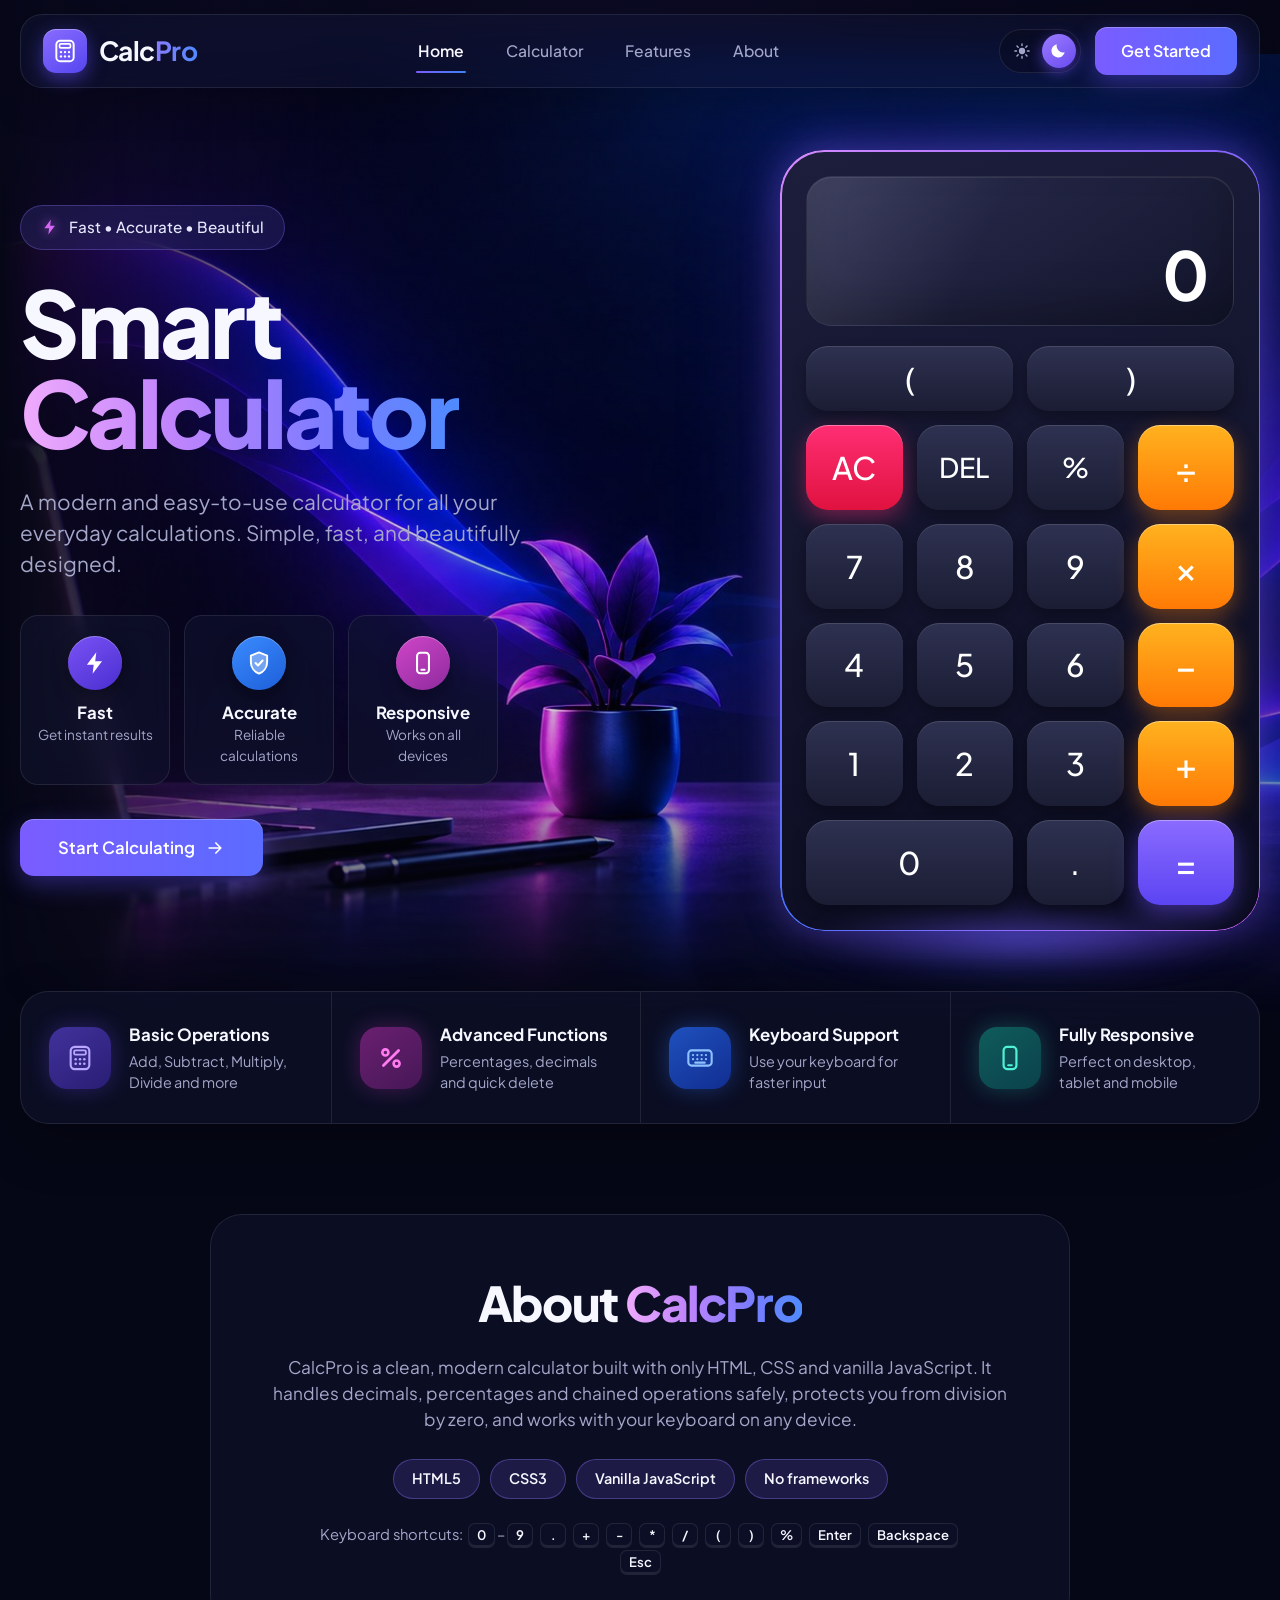
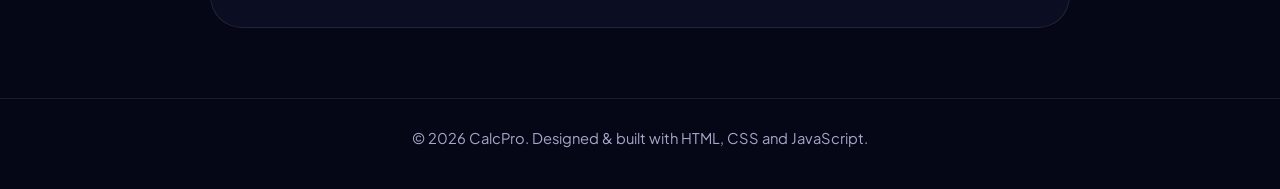
<file: index.html>
<!DOCTYPE html>
<html lang="en" data-theme="dark">
<head>
  <meta charset="UTF-8">
  <meta name="viewport" content="width=device-width, initial-scale=1.0">
  <title>CalcPro – Smart Calculator</title>
  <meta name="description" content="CalcPro is a modern, fast and beautifully designed calculator for all your everyday calculations.">
  <meta name="theme-color" content="#060716">
  <link rel="icon" href="data:image/svg+xml,%3Csvg xmlns='http://www.w3.org/2000/svg' viewBox='0 0 64 64'%3E%3Crect width='64' height='64' rx='16' fill='%237c5cff'/%3E%3Crect x='14' y='12' width='36' height='12' rx='3' fill='white' opacity='.9'/%3E%3Cg fill='white'%3E%3Ccircle cx='20' cy='36' r='3'/%3E%3Ccircle cx='32' cy='36' r='3'/%3E%3Ccircle cx='44' cy='36' r='3'/%3E%3Ccircle cx='20' cy='48' r='3'/%3E%3Ccircle cx='32' cy='48' r='3'/%3E%3Ccircle cx='44' cy='48' r='3'/%3E%3C/g%3E%3C/svg%3E">

  <link rel="preconnect" href="https://fonts.googleapis.com">
  <link rel="preconnect" href="https://fonts.gstatic.com" crossorigin>
  <link href="https://fonts.googleapis.com/css2?family=Plus+Jakarta+Sans:wght@400;500;600;700;800&display=swap" rel="stylesheet">

  <link rel="stylesheet" href="style.css">
  <script src="script.js" defer></script>
</head>
<body>

  <!-- ============ SVG ICON SPRITE (reused with <use>) ============ -->
  <svg class="sprite" aria-hidden="true" focusable="false">
    <symbol id="i-calc" viewBox="0 0 24 24"><rect x="4" y="2.5" width="16" height="19" rx="3.5" fill="none" stroke="currentColor" stroke-width="1.8"/><rect x="7" y="5.5" width="10" height="3.6" rx="1" fill="none" stroke="currentColor" stroke-width="1.6"/><g fill="currentColor"><circle cx="8.3" cy="13" r="1.1"/><circle cx="12" cy="13" r="1.1"/><circle cx="15.7" cy="13" r="1.1"/><circle cx="8.3" cy="17" r="1.1"/><circle cx="12" cy="17" r="1.1"/><circle cx="15.7" cy="17" r="1.1"/></g></symbol>
    <symbol id="i-bolt" viewBox="0 0 24 24"><path d="M13.2 2 4.5 13.6h6.3L9.8 22l8.7-11.6h-6.3L13.2 2z" fill="currentColor"/></symbol>
    <symbol id="i-shield" viewBox="0 0 24 24"><path d="M12 2.2 4.5 5.2v6c0 4.8 3.2 8.9 7.5 10.6 4.3-1.7 7.5-5.8 7.5-10.6v-6L12 2.2z" fill="currentColor" opacity=".35"/><path d="M12 2.2 4.5 5.2v6c0 4.8 3.2 8.9 7.5 10.6 4.3-1.7 7.5-5.8 7.5-10.6v-6L12 2.2z" fill="none" stroke="currentColor" stroke-width="1.8" stroke-linejoin="round"/><path d="m8.8 12 2.3 2.3 4.2-4.6" fill="none" stroke="#fff" stroke-width="1.9" stroke-linecap="round" stroke-linejoin="round"/></symbol>
    <symbol id="i-phone" viewBox="0 0 24 24"><rect x="6.5" y="2.5" width="11" height="19" rx="3" fill="none" stroke="currentColor" stroke-width="1.9"/><path d="M10.5 18.2h3" stroke="currentColor" stroke-width="1.9" stroke-linecap="round"/></symbol>
    <symbol id="i-percent" viewBox="0 0 24 24"><path d="M18.5 5.5 5.5 18.5" stroke="currentColor" stroke-width="2.4" stroke-linecap="round"/><circle cx="7.2" cy="7.2" r="2.6" fill="none" stroke="currentColor" stroke-width="2.2"/><circle cx="16.8" cy="16.8" r="2.6" fill="none" stroke="currentColor" stroke-width="2.2"/></symbol>
    <symbol id="i-keyboard" viewBox="0 0 24 24"><rect x="2" y="5.5" width="20" height="13" rx="2.8" fill="none" stroke="currentColor" stroke-width="1.8"/><path d="M6 9.5h.01M9.7 9.5h.01M13.4 9.5h.01M17.1 9.5h.01M6 13h.01M9.7 13h.01M13.4 13h.01M17.1 13h.01M8 16h8" stroke="currentColor" stroke-width="1.9" stroke-linecap="round"/></symbol>
    <symbol id="i-sun" viewBox="0 0 24 24"><circle cx="12" cy="12" r="4.2" fill="currentColor"/><path d="M12 2.5v2.2M12 19.3v2.2M2.5 12h2.2M19.3 12h2.2M5.3 5.3l1.6 1.6M17.1 17.1l1.6 1.6M5.3 18.7l1.6-1.6M17.1 6.9l1.6-1.6" stroke="currentColor" stroke-width="1.9" stroke-linecap="round"/></symbol>
    <symbol id="i-moon" viewBox="0 0 24 24"><path d="M20.5 13.6A8.5 8.5 0 0 1 10.4 3.5a8.5 8.5 0 1 0 10.1 10.1z" fill="currentColor"/></symbol>
    <symbol id="i-menu" viewBox="0 0 24 24"><path d="M4 7h16M4 12h16M4 17h16" stroke="currentColor" stroke-width="2" stroke-linecap="round"/></symbol>
    <symbol id="i-arrow" viewBox="0 0 24 24"><path d="M5 12h14M13 6l6 6-6 6" fill="none" stroke="currentColor" stroke-width="2" stroke-linecap="round" stroke-linejoin="round"/></symbol>
  </svg>

  <a class="skip-link" href="#calculator">Skip to calculator</a>

  <!-- ============ NAVBAR ============ -->
  <header class="site-header">
    <nav class="navbar container" aria-label="Main navigation">
      <a class="logo" href="#home" aria-label="CalcPro home">
        <span class="logo__mark"><svg width="26" height="26"><use href="#i-calc"/></svg></span>
        <span class="logo__text">Calc<span>Pro</span></span>
      </a>

      <ul class="nav-links" id="navLinks">
        <li><a href="#home" data-section="home" class="is-active">Home</a></li>
        <li><a href="#calculator" data-section="calculator">Calculator</a></li>
        <li><a href="#features" data-section="features">Features</a></li>
        <li><a href="#about" data-section="about">About</a></li>
        <li class="nav-links__cta"><a class="btn btn--primary" href="#calculator" data-focus-calculator>Get Started</a></li>
      </ul>

      <div class="nav-actions">
        <button class="theme-toggle" id="themeToggle" type="button" role="switch" aria-checked="true" aria-label="Dark mode">
          <span class="theme-toggle__thumb" aria-hidden="true"></span>
          <svg class="theme-toggle__icon theme-toggle__icon--sun" width="18" height="18" aria-hidden="true"><use href="#i-sun"/></svg>
          <svg class="theme-toggle__icon theme-toggle__icon--moon" width="18" height="18" aria-hidden="true"><use href="#i-moon"/></svg>
        </button>
        <a class="btn btn--primary nav-actions__cta" href="#calculator" data-focus-calculator>Get Started</a>
        <button class="menu-toggle" id="menuToggle" type="button" aria-label="Open menu" aria-expanded="false" aria-controls="navLinks">
          <svg width="24" height="24" aria-hidden="true"><use href="#i-menu"/></svg>
        </button>
      </div>
    </nav>
  </header>

  <main>

    <!-- ============ HERO + CALCULATOR ============ -->
    <section class="hero" id="home" aria-labelledby="hero-title">
      <div class="container hero__grid">

        <div class="hero__content">
          <p class="badge"><svg width="18" height="18" aria-hidden="true"><use href="#i-bolt"/></svg> Fast • Accurate • Beautiful</p>
          <h1 id="hero-title">Smart <span class="gradient-text">Calculator</span></h1>
          <p class="hero__text">A modern and easy-to-use calculator for all your everyday calculations. Simple, fast, and beautifully designed.</p>

          <ul class="mini-cards">
            <li class="mini-card">
              <span class="mini-card__icon mini-card__icon--purple"><svg width="26" height="26" aria-hidden="true"><use href="#i-bolt"/></svg></span>
              <h3>Fast</h3>
              <p>Get instant results</p>
            </li>
            <li class="mini-card">
              <span class="mini-card__icon mini-card__icon--blue"><svg width="26" height="26" aria-hidden="true"><use href="#i-shield"/></svg></span>
              <h3>Accurate</h3>
              <p>Reliable calculations</p>
            </li>
            <li class="mini-card">
              <span class="mini-card__icon mini-card__icon--pink"><svg width="26" height="26" aria-hidden="true"><use href="#i-phone"/></svg></span>
              <h3>Responsive</h3>
              <p>Works on all devices</p>
            </li>
          </ul>

          <a class="btn btn--primary btn--lg hero__cta" href="#calculator" data-focus-calculator>
            Start Calculating <svg width="20" height="20" aria-hidden="true"><use href="#i-arrow"/></svg>
          </a>
        </div>

        <!-- ---------- The calculator ---------- -->
        <section class="calculator-wrap" id="calculator" aria-label="Calculator">
          <div class="calculator" id="calc" tabindex="-1">

            <div class="display">
              <div class="display__expression" id="expression" aria-hidden="true"></div>
              <output class="display__result" id="result" aria-live="polite" aria-label="Result">0</output>
            </div>

            <div class="keypad" id="keypad">
              <button class="key key--fn key--paren" data-action="paren-open"  type="button" aria-label="Open parenthesis">(</button>
              <button class="key key--fn key--paren" data-action="paren-close" type="button" aria-label="Close parenthesis">)</button>

              <button class="key key--clear"    data-action="clear"    type="button" aria-label="All clear">AC</button>
              <button class="key key--fn"       data-action="delete"   type="button" aria-label="Delete last digit">DEL</button>
              <button class="key key--fn"       data-action="percent"  type="button" aria-label="Percent">%</button>
              <button class="key key--op"       data-action="operator" data-value="/" type="button" aria-label="Divide">÷</button>

              <button class="key" data-action="digit" data-value="7" type="button">7</button>
              <button class="key" data-action="digit" data-value="8" type="button">8</button>
              <button class="key" data-action="digit" data-value="9" type="button">9</button>
              <button class="key key--op" data-action="operator" data-value="*" type="button" aria-label="Multiply">×</button>

              <button class="key" data-action="digit" data-value="4" type="button">4</button>
              <button class="key" data-action="digit" data-value="5" type="button">5</button>
              <button class="key" data-action="digit" data-value="6" type="button">6</button>
              <button class="key key--op" data-action="operator" data-value="-" type="button" aria-label="Subtract">−</button>

              <button class="key" data-action="digit" data-value="1" type="button">1</button>
              <button class="key" data-action="digit" data-value="2" type="button">2</button>
              <button class="key" data-action="digit" data-value="3" type="button">3</button>
              <button class="key key--op" data-action="operator" data-value="+" type="button" aria-label="Add">+</button>

              <button class="key key--zero" data-action="digit" data-value="0" type="button">0</button>
              <button class="key" data-action="decimal" type="button" aria-label="Decimal point">.</button>
              <button class="key key--equals" data-action="equals" type="button" aria-label="Equals">=</button>
            </div>

          </div>
        </section>

      </div>
    </section>

    <!-- ============ FEATURES ============ -->
    <section class="features container" id="features" aria-labelledby="features-title">
      <h2 class="sr-only" id="features-title">Features</h2>
      <ul class="features__grid">
        <li class="feature reveal">
          <span class="feature__icon feature__icon--purple"><svg width="28" height="28" aria-hidden="true"><use href="#i-calc"/></svg></span>
          <div>
            <h3>Basic Operations</h3>
            <p>Add, Subtract, Multiply, Divide and more</p>
          </div>
        </li>
        <li class="feature reveal">
          <span class="feature__icon feature__icon--pink"><svg width="28" height="28" aria-hidden="true"><use href="#i-percent"/></svg></span>
          <div>
            <h3>Advanced Functions</h3>
            <p>Percentages, decimals and quick delete</p>
          </div>
        </li>
        <li class="feature reveal">
          <span class="feature__icon feature__icon--blue"><svg width="28" height="28" aria-hidden="true"><use href="#i-keyboard"/></svg></span>
          <div>
            <h3>Keyboard Support</h3>
            <p>Use your keyboard for faster input</p>
          </div>
        </li>
        <li class="feature reveal">
          <span class="feature__icon feature__icon--teal"><svg width="28" height="28" aria-hidden="true"><use href="#i-phone"/></svg></span>
          <div>
            <h3>Fully Responsive</h3>
            <p>Perfect on desktop, tablet and mobile</p>
          </div>
        </li>
      </ul>
    </section>

    <!-- ============ ABOUT ============ -->
    <section class="about container" id="about" aria-labelledby="about-title">
      <div class="about__card reveal">
        <h2 id="about-title">About <span class="gradient-text">CalcPro</span></h2>
        <p>CalcPro is a clean, modern calculator built with only HTML, CSS and vanilla JavaScript. It handles decimals, percentages and chained operations safely, protects you from division by zero, and works with your keyboard on any device.</p>
        <ul class="about__tags">
          <li>HTML5</li>
          <li>CSS3</li>
          <li>Vanilla JavaScript</li>
          <li>No frameworks</li>
        </ul>
        <p class="about__hint">Keyboard shortcuts: <kbd>0</kbd>–<kbd>9</kbd> <kbd>.</kbd> <kbd>+</kbd> <kbd>-</kbd> <kbd>*</kbd> <kbd>/</kbd> <kbd>(</kbd> <kbd>)</kbd> <kbd>%</kbd> <kbd>Enter</kbd> <kbd>Backspace</kbd> <kbd>Esc</kbd></p>
      </div>
    </section>

  </main>

  <footer class="site-footer">
    <div class="container">
      <p>© 2026 CalcPro. Designed &amp; built with HTML, CSS and JavaScript.</p>
    </div>
  </footer>

</body>
</html>
</file>
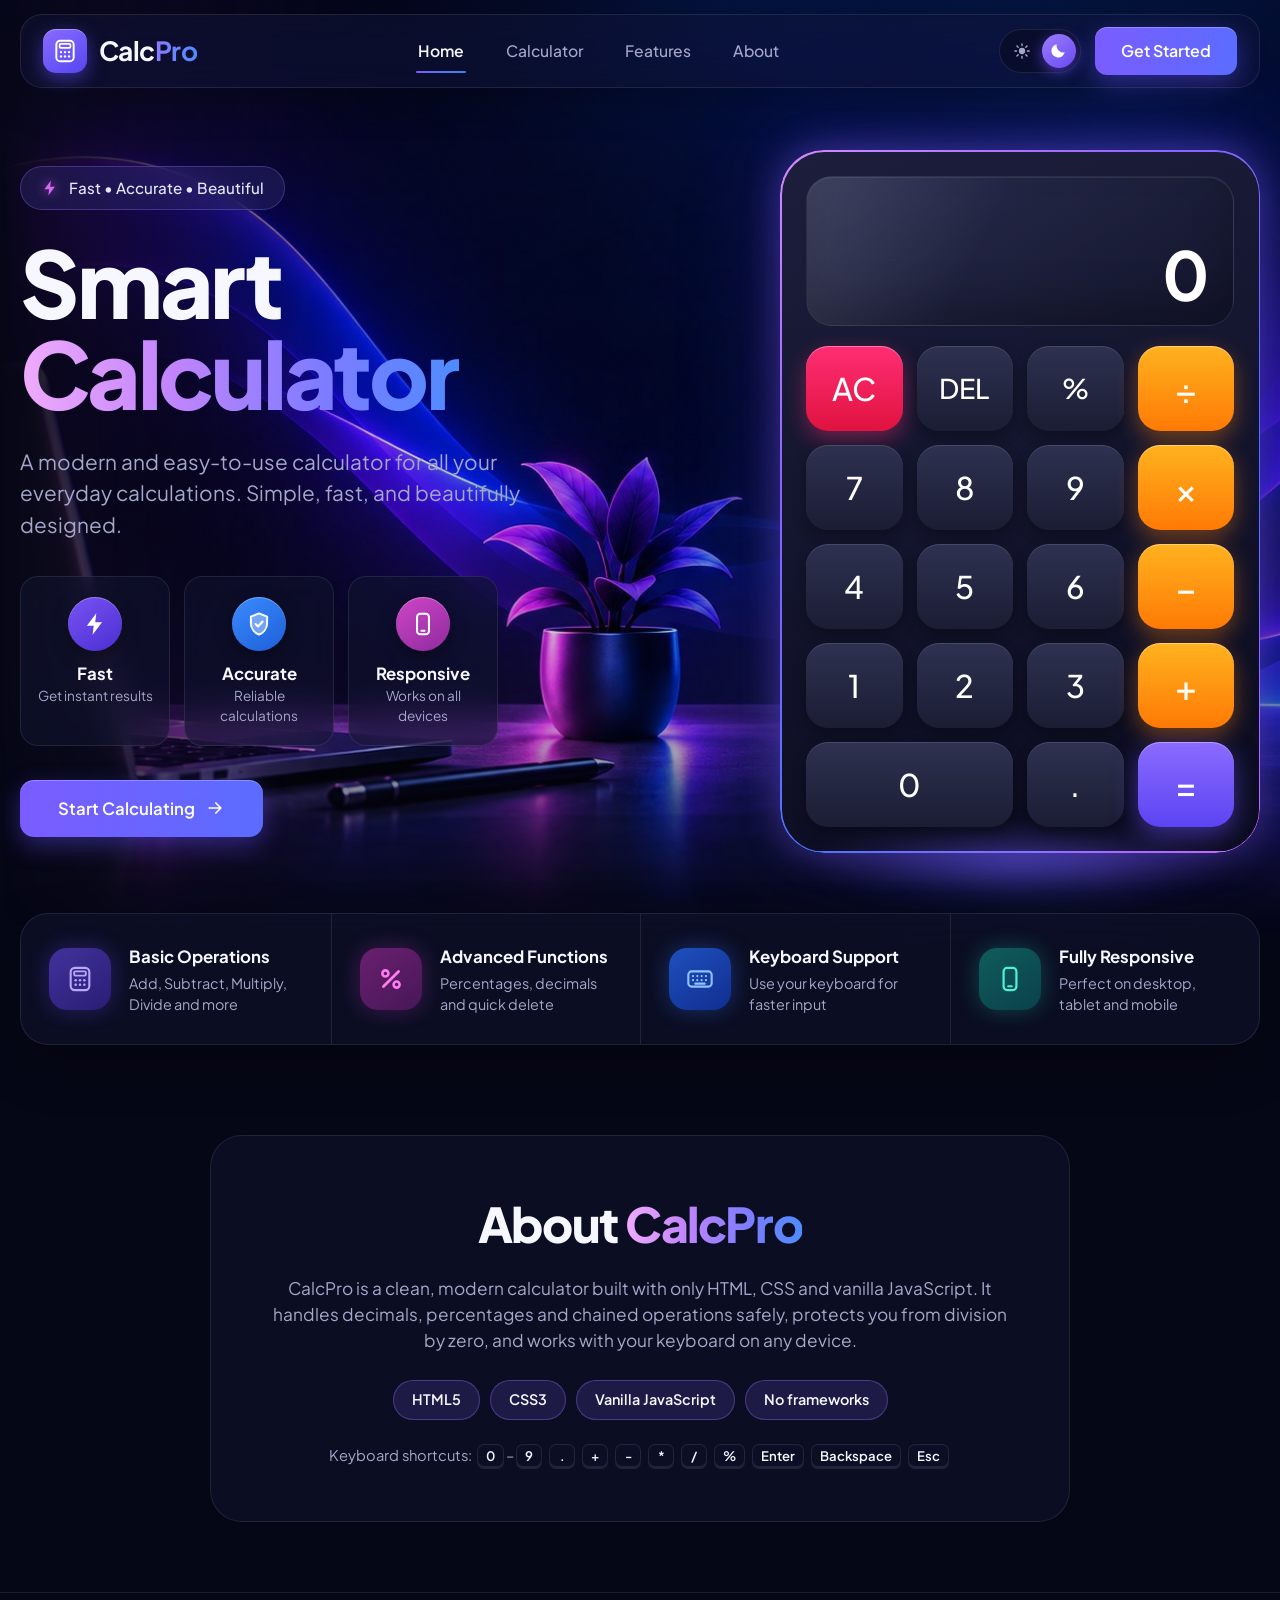
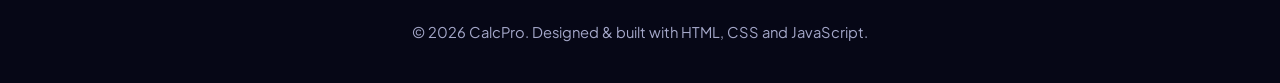
<file: index (6).html>
<!DOCTYPE html>
<html lang="en" data-theme="dark">
<head>
  <meta charset="UTF-8">
  <meta name="viewport" content="width=device-width, initial-scale=1.0">
  <title>CalcPro – Smart Calculator</title>
  <meta name="description" content="CalcPro is a modern, fast and beautifully designed calculator for all your everyday calculations.">
  <meta name="theme-color" content="#060716">
  <link rel="icon" href="data:image/svg+xml,%3Csvg xmlns='http://www.w3.org/2000/svg' viewBox='0 0 64 64'%3E%3Crect width='64' height='64' rx='16' fill='%237c5cff'/%3E%3Crect x='14' y='12' width='36' height='12' rx='3' fill='white' opacity='.9'/%3E%3Cg fill='white'%3E%3Ccircle cx='20' cy='36' r='3'/%3E%3Ccircle cx='32' cy='36' r='3'/%3E%3Ccircle cx='44' cy='36' r='3'/%3E%3Ccircle cx='20' cy='48' r='3'/%3E%3Ccircle cx='32' cy='48' r='3'/%3E%3Ccircle cx='44' cy='48' r='3'/%3E%3C/g%3E%3C/svg%3E">

  <link rel="preconnect" href="https://fonts.googleapis.com">
  <link rel="preconnect" href="https://fonts.gstatic.com" crossorigin>
  <link href="https://fonts.googleapis.com/css2?family=Plus+Jakarta+Sans:wght@400;500;600;700;800&display=swap" rel="stylesheet">

  <link rel="stylesheet" href="style.css">
  <script src="script.js" defer></script>
</head>
<body>

  <!-- ============ SVG ICON SPRITE (reused with <use>) ============ -->
  <svg class="sprite" aria-hidden="true" focusable="false">
    <symbol id="i-calc" viewBox="0 0 24 24"><rect x="4" y="2.5" width="16" height="19" rx="3.5" fill="none" stroke="currentColor" stroke-width="1.8"/><rect x="7" y="5.5" width="10" height="3.6" rx="1" fill="none" stroke="currentColor" stroke-width="1.6"/><g fill="currentColor"><circle cx="8.3" cy="13" r="1.1"/><circle cx="12" cy="13" r="1.1"/><circle cx="15.7" cy="13" r="1.1"/><circle cx="8.3" cy="17" r="1.1"/><circle cx="12" cy="17" r="1.1"/><circle cx="15.7" cy="17" r="1.1"/></g></symbol>
    <symbol id="i-bolt" viewBox="0 0 24 24"><path d="M13.2 2 4.5 13.6h6.3L9.8 22l8.7-11.6h-6.3L13.2 2z" fill="currentColor"/></symbol>
    <symbol id="i-shield" viewBox="0 0 24 24"><path d="M12 2.2 4.5 5.2v6c0 4.8 3.2 8.9 7.5 10.6 4.3-1.7 7.5-5.8 7.5-10.6v-6L12 2.2z" fill="currentColor" opacity=".35"/><path d="M12 2.2 4.5 5.2v6c0 4.8 3.2 8.9 7.5 10.6 4.3-1.7 7.5-5.8 7.5-10.6v-6L12 2.2z" fill="none" stroke="currentColor" stroke-width="1.8" stroke-linejoin="round"/><path d="m8.8 12 2.3 2.3 4.2-4.6" fill="none" stroke="#fff" stroke-width="1.9" stroke-linecap="round" stroke-linejoin="round"/></symbol>
    <symbol id="i-phone" viewBox="0 0 24 24"><rect x="6.5" y="2.5" width="11" height="19" rx="3" fill="none" stroke="currentColor" stroke-width="1.9"/><path d="M10.5 18.2h3" stroke="currentColor" stroke-width="1.9" stroke-linecap="round"/></symbol>
    <symbol id="i-percent" viewBox="0 0 24 24"><path d="M18.5 5.5 5.5 18.5" stroke="currentColor" stroke-width="2.4" stroke-linecap="round"/><circle cx="7.2" cy="7.2" r="2.6" fill="none" stroke="currentColor" stroke-width="2.2"/><circle cx="16.8" cy="16.8" r="2.6" fill="none" stroke="currentColor" stroke-width="2.2"/></symbol>
    <symbol id="i-keyboard" viewBox="0 0 24 24"><rect x="2" y="5.5" width="20" height="13" rx="2.8" fill="none" stroke="currentColor" stroke-width="1.8"/><path d="M6 9.5h.01M9.7 9.5h.01M13.4 9.5h.01M17.1 9.5h.01M6 13h.01M9.7 13h.01M13.4 13h.01M17.1 13h.01M8 16h8" stroke="currentColor" stroke-width="1.9" stroke-linecap="round"/></symbol>
    <symbol id="i-sun" viewBox="0 0 24 24"><circle cx="12" cy="12" r="4.2" fill="currentColor"/><path d="M12 2.5v2.2M12 19.3v2.2M2.5 12h2.2M19.3 12h2.2M5.3 5.3l1.6 1.6M17.1 17.1l1.6 1.6M5.3 18.7l1.6-1.6M17.1 6.9l1.6-1.6" stroke="currentColor" stroke-width="1.9" stroke-linecap="round"/></symbol>
    <symbol id="i-moon" viewBox="0 0 24 24"><path d="M20.5 13.6A8.5 8.5 0 0 1 10.4 3.5a8.5 8.5 0 1 0 10.1 10.1z" fill="currentColor"/></symbol>
    <symbol id="i-menu" viewBox="0 0 24 24"><path d="M4 7h16M4 12h16M4 17h16" stroke="currentColor" stroke-width="2" stroke-linecap="round"/></symbol>
    <symbol id="i-arrow" viewBox="0 0 24 24"><path d="M5 12h14M13 6l6 6-6 6" fill="none" stroke="currentColor" stroke-width="2" stroke-linecap="round" stroke-linejoin="round"/></symbol>
  </svg>

  <a class="skip-link" href="#calculator">Skip to calculator</a>

  <!-- ============ NAVBAR ============ -->
  <header class="site-header">
    <nav class="navbar container" aria-label="Main navigation">
      <a class="logo" href="#home" aria-label="CalcPro home">
        <span class="logo__mark"><svg width="26" height="26"><use href="#i-calc"/></svg></span>
        <span class="logo__text">Calc<span>Pro</span></span>
      </a>

      <ul class="nav-links" id="navLinks">
        <li><a href="#home" data-section="home" class="is-active">Home</a></li>
        <li><a href="#calculator" data-section="calculator">Calculator</a></li>
        <li><a href="#features" data-section="features">Features</a></li>
        <li><a href="#about" data-section="about">About</a></li>
        <li class="nav-links__cta"><a class="btn btn--primary" href="#calculator" data-focus-calculator>Get Started</a></li>
      </ul>

      <div class="nav-actions">
        <button class="theme-toggle" id="themeToggle" type="button" role="switch" aria-checked="true" aria-label="Dark mode">
          <span class="theme-toggle__thumb" aria-hidden="true"></span>
          <svg class="theme-toggle__icon theme-toggle__icon--sun" width="18" height="18" aria-hidden="true"><use href="#i-sun"/></svg>
          <svg class="theme-toggle__icon theme-toggle__icon--moon" width="18" height="18" aria-hidden="true"><use href="#i-moon"/></svg>
        </button>
        <a class="btn btn--primary nav-actions__cta" href="#calculator" data-focus-calculator>Get Started</a>
        <button class="menu-toggle" id="menuToggle" type="button" aria-label="Open menu" aria-expanded="false" aria-controls="navLinks">
          <svg width="24" height="24" aria-hidden="true"><use href="#i-menu"/></svg>
        </button>
      </div>
    </nav>
  </header>

  <main>

    <!-- ============ HERO + CALCULATOR ============ -->
    <section class="hero" id="home" aria-labelledby="hero-title">
      <div class="container hero__grid">

        <div class="hero__content">
          <p class="badge"><svg width="18" height="18" aria-hidden="true"><use href="#i-bolt"/></svg> Fast • Accurate • Beautiful</p>
          <h1 id="hero-title">Smart <span class="gradient-text">Calculator</span></h1>
          <p class="hero__text">A modern and easy-to-use calculator for all your everyday calculations. Simple, fast, and beautifully designed.</p>

          <ul class="mini-cards">
            <li class="mini-card">
              <span class="mini-card__icon mini-card__icon--purple"><svg width="26" height="26" aria-hidden="true"><use href="#i-bolt"/></svg></span>
              <h3>Fast</h3>
              <p>Get instant results</p>
            </li>
            <li class="mini-card">
              <span class="mini-card__icon mini-card__icon--blue"><svg width="26" height="26" aria-hidden="true"><use href="#i-shield"/></svg></span>
              <h3>Accurate</h3>
              <p>Reliable calculations</p>
            </li>
            <li class="mini-card">
              <span class="mini-card__icon mini-card__icon--pink"><svg width="26" height="26" aria-hidden="true"><use href="#i-phone"/></svg></span>
              <h3>Responsive</h3>
              <p>Works on all devices</p>
            </li>
          </ul>

          <a class="btn btn--primary btn--lg hero__cta" href="#calculator" data-focus-calculator>
            Start Calculating <svg width="20" height="20" aria-hidden="true"><use href="#i-arrow"/></svg>
          </a>
        </div>

        <!-- ---------- The calculator ---------- -->
        <section class="calculator-wrap" id="calculator" aria-label="Calculator">
          <div class="calculator" id="calc" tabindex="-1">

            <div class="display">
              <div class="display__expression" id="expression" aria-hidden="true"></div>
              <output class="display__result" id="result" aria-live="polite" aria-label="Result">0</output>
            </div>

            <div class="keypad" id="keypad">
              <button class="key key--clear"    data-action="clear"    type="button" aria-label="All clear">AC</button>
              <button class="key key--fn"       data-action="delete"   type="button" aria-label="Delete last digit">DEL</button>
              <button class="key key--fn"       data-action="percent"  type="button" aria-label="Percent">%</button>
              <button class="key key--op"       data-action="operator" data-value="/" type="button" aria-label="Divide">÷</button>

              <button class="key" data-action="digit" data-value="7" type="button">7</button>
              <button class="key" data-action="digit" data-value="8" type="button">8</button>
              <button class="key" data-action="digit" data-value="9" type="button">9</button>
              <button class="key key--op" data-action="operator" data-value="*" type="button" aria-label="Multiply">×</button>

              <button class="key" data-action="digit" data-value="4" type="button">4</button>
              <button class="key" data-action="digit" data-value="5" type="button">5</button>
              <button class="key" data-action="digit" data-value="6" type="button">6</button>
              <button class="key key--op" data-action="operator" data-value="-" type="button" aria-label="Subtract">−</button>

              <button class="key" data-action="digit" data-value="1" type="button">1</button>
              <button class="key" data-action="digit" data-value="2" type="button">2</button>
              <button class="key" data-action="digit" data-value="3" type="button">3</button>
              <button class="key key--op" data-action="operator" data-value="+" type="button" aria-label="Add">+</button>

              <button class="key key--zero" data-action="digit" data-value="0" type="button">0</button>
              <button class="key" data-action="decimal" type="button" aria-label="Decimal point">.</button>
              <button class="key key--equals" data-action="equals" type="button" aria-label="Equals">=</button>
            </div>

          </div>
        </section>

      </div>
    </section>

    <!-- ============ FEATURES ============ -->
    <section class="features container" id="features" aria-labelledby="features-title">
      <h2 class="sr-only" id="features-title">Features</h2>
      <ul class="features__grid">
        <li class="feature reveal">
          <span class="feature__icon feature__icon--purple"><svg width="28" height="28" aria-hidden="true"><use href="#i-calc"/></svg></span>
          <div>
            <h3>Basic Operations</h3>
            <p>Add, Subtract, Multiply, Divide and more</p>
          </div>
        </li>
        <li class="feature reveal">
          <span class="feature__icon feature__icon--pink"><svg width="28" height="28" aria-hidden="true"><use href="#i-percent"/></svg></span>
          <div>
            <h3>Advanced Functions</h3>
            <p>Percentages, decimals and quick delete</p>
          </div>
        </li>
        <li class="feature reveal">
          <span class="feature__icon feature__icon--blue"><svg width="28" height="28" aria-hidden="true"><use href="#i-keyboard"/></svg></span>
          <div>
            <h3>Keyboard Support</h3>
            <p>Use your keyboard for faster input</p>
          </div>
        </li>
        <li class="feature reveal">
          <span class="feature__icon feature__icon--teal"><svg width="28" height="28" aria-hidden="true"><use href="#i-phone"/></svg></span>
          <div>
            <h3>Fully Responsive</h3>
            <p>Perfect on desktop, tablet and mobile</p>
          </div>
        </li>
      </ul>
    </section>

    <!-- ============ ABOUT ============ -->
    <section class="about container" id="about" aria-labelledby="about-title">
      <div class="about__card reveal">
        <h2 id="about-title">About <span class="gradient-text">CalcPro</span></h2>
        <p>CalcPro is a clean, modern calculator built with only HTML, CSS and vanilla JavaScript. It handles decimals, percentages and chained operations safely, protects you from division by zero, and works with your keyboard on any device.</p>
        <ul class="about__tags">
          <li>HTML5</li>
          <li>CSS3</li>
          <li>Vanilla JavaScript</li>
          <li>No frameworks</li>
        </ul>
        <p class="about__hint">Keyboard shortcuts: <kbd>0</kbd>–<kbd>9</kbd> <kbd>.</kbd> <kbd>+</kbd> <kbd>-</kbd> <kbd>*</kbd> <kbd>/</kbd> <kbd>%</kbd> <kbd>Enter</kbd> <kbd>Backspace</kbd> <kbd>Esc</kbd></p>
      </div>
    </section>

  </main>

  <footer class="site-footer">
    <div class="container">
      <p>© 2026 CalcPro. Designed &amp; built with HTML, CSS and JavaScript.</p>
    </div>
  </footer>

</body>
</html>
</file>
<file: style.css>
/* ==========================================================
   CalcPro – style.css
   Sections:
   1. Variables (dark + light theme)
   2. Reset & base
   3. Buttons & small helpers
   4. Navbar
   5. Hero
   6. Calculator
   7. Features
   8. About & footer
   9. Animations
   10. Responsive (tablet / mobile)
   ========================================================== */


/* ---------- 1. VARIABLES ---------- */
:root {
  --font: "Plus Jakarta Sans", "Inter", system-ui, -apple-system, "Segoe UI", Roboto, Arial, sans-serif;

  /* Surfaces */
  --bg: #060716;
  --text: #f6f7ff;
  --text-muted: #a4a7c9;
  --glass: rgba(18, 20, 48, 0.55);
  --glass-strong: rgba(14, 16, 40, 0.85);
  --glass-border: rgba(255, 255, 255, 0.09);

  /* Brand colours */
  --primary: #7c5cff;
  --primary-2: #5a6cff;
  --accent: #e879f9;
  --blue: #3b82f6;
  --orange-1: #ffb21f;
  --orange-2: #ff7a05;
  --red-1: #ff2e74;
  --red-2: #e0123f;

  /* Calculator */
  --calc-1: #1c1e3c;
  --calc-2: #0a0b1e;
  --key-1: #2e3150;
  --key-2: #1b1d34;
  --key-text: #ffffff;
  --display-bg: linear-gradient(145deg, rgba(64, 68, 108, 0.45), rgba(18, 20, 42, 0.75));
  --display-text: #ffffff;
  --calc-shadow:
    0 0 38px rgba(124, 92, 255, 0.45),
    0 0 100px rgba(76, 64, 255, 0.28),
    0 40px 80px rgba(0, 0, 0, 0.55),
    inset 0 1px 0 rgba(255, 255, 255, 0.12);

  /* Hero background overlay (sits on top of assets/background.jpg) */
  --hero-overlay: linear-gradient(180deg, rgba(6, 7, 22, 0.6) 0%, rgba(6, 7, 22, 0.1) 45%, rgba(6, 7, 22, 0.3) 100%);

  --radius-lg: 26px;
  --radius-md: 18px;
  --ease: cubic-bezier(0.22, 1, 0.36, 1);
}

[data-theme="light"] {
  --bg: #eceffd;
  --text: #14163a;
  --text-muted: #555a85;
  --glass: rgba(255, 255, 255, 0.62);
  --glass-strong: rgba(255, 255, 255, 0.9);
  --glass-border: rgba(80, 70, 170, 0.16);

  --calc-1: #fbfbff;
  --calc-2: #dfe3fa;
  --key-1: #ffffff;
  --key-2: #eceefc;
  --key-text: #1a1c40;
  --display-bg: linear-gradient(145deg, rgba(255, 255, 255, 0.95), rgba(222, 226, 250, 0.9));
  --display-text: #14163a;
  --calc-shadow:
    0 0 38px rgba(124, 92, 255, 0.3),
    0 30px 70px rgba(70, 60, 160, 0.28),
    inset 0 1px 0 rgba(255, 255, 255, 0.9);

  --hero-overlay: linear-gradient(180deg, rgba(236, 239, 253, 0.86) 0%, rgba(236, 239, 253, 0.62) 50%, rgba(236, 239, 253, 0.8) 100%);
}


/* ---------- 2. RESET & BASE ---------- */
*,
*::before,
*::after {
  box-sizing: border-box;
  margin: 0;
  padding: 0;
}

html {
  scroll-behavior: smooth;
  -webkit-text-size-adjust: 100%;
}

body {
  font-family: var(--font);
  color: var(--text);
  background:
    radial-gradient(ellipse 80% 50% at 50% 0%, rgba(80, 60, 220, 0.18), transparent 70%),
    var(--bg);
  line-height: 1.5;
  min-height: 100vh;
  overflow-x: hidden;
  transition: background-color 0.4s, color 0.4s;
}

ul {
  list-style: none;
}

a {
  color: inherit;
  text-decoration: none;
}

button {
  font-family: inherit;
}

svg {
  display: block;
  flex-shrink: 0;
}

.container {
  width: min(1240px, 100% - 32px);
  margin-inline: auto;
}

.sprite {
  position: absolute;
  width: 0;
  height: 0;
  overflow: hidden;
}

.sr-only {
  position: absolute;
  width: 1px;
  height: 1px;
  overflow: hidden;
  clip: rect(0 0 0 0);
  white-space: nowrap;
}

.skip-link {
  position: fixed;
  top: -60px;
  left: 16px;
  z-index: 100;
  padding: 10px 16px;
  border-radius: 10px;
  background: var(--primary);
  color: #fff;
  font-weight: 600;
  transition: top 0.2s;
}

.skip-link:focus {
  top: 12px;
}

:focus-visible {
  outline: 2px solid var(--accent);
  outline-offset: 3px;
}

section[id] {
  scroll-margin-top: 100px;
}

#home {
  scroll-margin-top: 0;
}

.gradient-text {
  background: linear-gradient(90deg, #f0abfc 0%, #c084fc 35%, #7c7cff 70%, #4f8bff 100%);
  -webkit-background-clip: text;
  background-clip: text;
  -webkit-text-fill-color: transparent;
  color: transparent;
}


/* ---------- 3. BUTTONS ---------- */
.btn {
  position: relative;
  display: inline-flex;
  align-items: center;
  justify-content: center;
  gap: 10px;
  padding: 12px 26px;
  border: 0;
  border-radius: 12px;
  font-size: 1rem;
  font-weight: 600;
  color: #fff;
  cursor: pointer;
  overflow: hidden;
  transition: transform 0.25s var(--ease), box-shadow 0.25s var(--ease), filter 0.25s;
}

.btn--primary {
  background: linear-gradient(90deg, #7a5cff 0%, #5b6cff 100%);
  box-shadow: 0 8px 24px rgba(100, 80, 255, 0.4), inset 0 1px 0 rgba(255, 255, 255, 0.25);
}

.btn--primary::after {
  /* shiny sweep on hover */
  content: "";
  position: absolute;
  inset: 0;
  background: linear-gradient(110deg, transparent 30%, rgba(255, 255, 255, 0.35) 50%, transparent 70%);
  transform: translateX(-120%);
  transition: transform 0.6s var(--ease);
}

.btn--primary:hover {
  transform: translateY(-3px);
  box-shadow: 0 14px 34px rgba(110, 90, 255, 0.6), inset 0 1px 0 rgba(255, 255, 255, 0.3);
}

.btn--primary:hover::after {
  transform: translateX(120%);
}

.btn--primary:active {
  transform: translateY(0) scale(0.97);
}

.btn svg {
  transition: transform 0.25s var(--ease);
}

.btn:hover svg {
  transform: translateX(4px);
}

.btn--lg {
  padding: 16px 38px;
  font-size: 1.05rem;
  border-radius: 14px;
}


/* ---------- 4. NAVBAR ---------- */
.site-header {
  position: fixed;
  top: 14px;
  left: 0;
  right: 0;
  z-index: 50;
}

.navbar {
  position: relative;
  display: flex;
  align-items: center;
  justify-content: space-between;
  gap: 24px;
  padding: 12px 22px;
  border-radius: 22px;
  background: var(--glass);
  border: 1px solid var(--glass-border);
  -webkit-backdrop-filter: blur(18px) saturate(140%);
  backdrop-filter: blur(18px) saturate(140%);
  box-shadow: 0 10px 40px rgba(0, 0, 0, 0.25);
}

.logo {
  display: inline-flex;
  align-items: center;
  gap: 12px;
}

.logo__mark {
  display: grid;
  place-items: center;
  width: 44px;
  height: 44px;
  border-radius: 13px;
  color: #fff;
  background: linear-gradient(145deg, #8a6cff, #5546f0);
  box-shadow: 0 6px 18px rgba(100, 80, 255, 0.5), inset 0 1px 0 rgba(255, 255, 255, 0.3);
  transition: transform 0.3s var(--ease);
}

.logo:hover .logo__mark {
  transform: rotate(-8deg) scale(1.06);
}

.logo__text {
  font-size: 1.65rem;
  font-weight: 700;
  letter-spacing: -0.02em;
}

.logo__text span {
  background: linear-gradient(90deg, #8b7bff, #4f8bff);
  -webkit-background-clip: text;
  background-clip: text;
  -webkit-text-fill-color: transparent;
}

.nav-links {
  display: flex;
  align-items: center;
  gap: 38px;
}

.nav-links a:not(.btn) {
  position: relative;
  display: block;
  padding: 8px 2px;
  font-size: 0.98rem;
  font-weight: 500;
  color: var(--text-muted);
  transition: color 0.25s;
}

.nav-links a:not(.btn)::after {
  content: "";
  position: absolute;
  left: 0;
  right: 0;
  bottom: -2px;
  height: 2px;
  border-radius: 2px;
  background: linear-gradient(90deg, var(--primary), var(--blue));
  transform: scaleX(0);
  transform-origin: left;
  transition: transform 0.3s var(--ease);
}

.nav-links a:not(.btn):hover {
  color: var(--text);
}

.nav-links a:not(.btn):hover::after {
  transform: scaleX(0.5);
}

.nav-links a.is-active {
  color: var(--text);
  font-weight: 600;
}

.nav-links a.is-active::after {
  transform: scaleX(1);
}

.nav-links__cta {
  display: none;
}

.nav-actions {
  display: flex;
  align-items: center;
  gap: 14px;
}

/* Light / dark switch */
.theme-toggle {
  position: relative;
  display: grid;
  grid-template-columns: 1fr 1fr;
  align-items: center;
  justify-items: center;
  width: 82px;
  height: 44px;
  padding: 0 4px;
  border-radius: 999px;
  background: rgba(10, 12, 32, 0.55);
  border: 1px solid var(--glass-border);
  color: var(--text-muted);
  cursor: pointer;
  transition: background 0.3s, border-color 0.3s;
}

[data-theme="light"] .theme-toggle {
  background: rgba(255, 255, 255, 0.7);
}

.theme-toggle:hover {
  border-color: rgba(168, 140, 255, 0.55);
}

.theme-toggle__thumb {
  position: absolute;
  top: 4px;
  left: calc(100% - 38px);
  width: 34px;
  height: 34px;
  border-radius: 50%;
  background: linear-gradient(145deg, #9b7bff, #6a4cf0);
  box-shadow: 0 4px 14px rgba(110, 80, 255, 0.6);
  transition: left 0.35s var(--ease);
}

[data-theme="light"] .theme-toggle__thumb {
  left: 4px;
}

.theme-toggle__icon {
  position: relative;
  z-index: 1;
  transition: color 0.3s, transform 0.4s var(--ease);
}

[data-theme="dark"] .theme-toggle__icon--moon,
[data-theme="light"] .theme-toggle__icon--sun {
  color: #fff;
  transform: rotate(0) scale(1.05);
}

.theme-toggle:hover .theme-toggle__icon {
  transform: rotate(15deg);
}

.menu-toggle {
  display: none;
  place-items: center;
  width: 46px;
  height: 46px;
  border-radius: 14px;
  background: var(--glass);
  border: 1px solid var(--glass-border);
  color: var(--text);
  cursor: pointer;
  transition: background 0.25s, transform 0.2s;
}

.menu-toggle:hover {
  background: rgba(124, 92, 255, 0.25);
}

.menu-toggle:active {
  transform: scale(0.94);
}


/* ---------- 5. HERO ---------- */
.hero {
  position: relative;
  isolation: isolate;
  padding: 150px 0 80px;
}

/* The background image + a colour overlay, fading out at the bottom */
.hero::before {
  content: "";
  position: absolute;
  inset: 0;
  z-index: -1;
  background: var(--hero-overlay), url("imgs/background.jpg") center bottom / cover no-repeat;
  -webkit-mask-image: linear-gradient(to bottom, #000 78%, transparent 100%);
  mask-image: linear-gradient(to bottom, #000 78%, transparent 100%);
}

.hero__grid {
  display: grid;
  grid-template-columns: minmax(0, 1.08fr) minmax(0, 0.92fr);
  align-items: center;
  gap: 40px;
}

.hero__content {
  display: flex;
  flex-direction: column;
  align-items: flex-start;
}

.badge {
  display: inline-flex;
  align-items: center;
  gap: 10px;
  padding: 10px 20px;
  border-radius: 999px;
  font-size: 0.95rem;
  font-weight: 500;
  color: #e7e8ff;
  background: rgba(40, 36, 100, 0.5);
  border: 1px solid rgba(150, 120, 255, 0.3);
  -webkit-backdrop-filter: blur(10px);
  backdrop-filter: blur(10px);
}

[data-theme="light"] .badge {
  color: #2a2c66;
  background: rgba(255, 255, 255, 0.7);
}

.badge svg {
  color: #d667f5;
  filter: drop-shadow(0 0 6px rgba(214, 103, 245, 0.8));
}

.hero h1 {
  margin: 26px 0 22px;
  font-size: clamp(3.6rem, 7.2vw, 6.6rem);
  font-weight: 800;
  line-height: 0.98;
  letter-spacing: -0.035em;
}

.hero h1 .gradient-text {
  display: inline-block;
  padding-bottom: 0.08em;
}

.hero__text {
  max-width: 34ch;
  font-size: clamp(1.1rem, 1.7vw, 1.3rem);
  color: var(--text-muted);
}

.mini-cards {
  display: grid;
  grid-template-columns: repeat(3, minmax(0, 150px));
  gap: 14px;
  margin: 36px 0 34px;
}

.mini-card {
  padding: 20px 14px 18px;
  text-align: center;
  border-radius: var(--radius-md);
  background: var(--glass);
  border: 1px solid var(--glass-border);
  -webkit-backdrop-filter: blur(14px);
  backdrop-filter: blur(14px);
  transition: transform 0.3s var(--ease), border-color 0.3s, box-shadow 0.3s;
}

.mini-card:hover {
  transform: translateY(-6px);
  border-color: rgba(160, 130, 255, 0.5);
  box-shadow: 0 16px 36px rgba(90, 70, 230, 0.3);
}

.mini-card h3 {
  margin-top: 10px;
  font-size: 1.05rem;
  font-weight: 700;
}

.mini-card p {
  font-size: 0.85rem;
  color: var(--text-muted);
}

.mini-card__icon {
  display: grid;
  place-items: center;
  margin: 0 auto;
  width: 54px;
  height: 54px;
  border-radius: 50%;
  color: #fff;
  box-shadow: 0 6px 18px rgba(0, 0, 0, 0.35), inset 0 1px 0 rgba(255, 255, 255, 0.3);
}

.mini-card__icon--purple {
  background: linear-gradient(145deg, #7a52f5, #4a2fd0);
}

.mini-card__icon--blue {
  background: linear-gradient(145deg, #3b8bff, #1d5fd8);
}

.mini-card__icon--pink {
  background: linear-gradient(145deg, #d046c8, #8e2a9e);
}


/* ---------- 6. CALCULATOR ---------- */
.calculator-wrap {
  justify-self: end;
  width: min(100%, 480px);
}

.calculator {
  position: relative;
  z-index: 1;
  padding: 26px;
  border-radius: 44px;
  background: linear-gradient(160deg, var(--calc-1), var(--calc-2));
  box-shadow: var(--calc-shadow);
  animation: float 7s ease-in-out infinite;
  transition: box-shadow 0.4s;
  outline: none;
}

/* glowing gradient border */
.calculator::before {
  content: "";
  position: absolute;
  inset: 0;
  border-radius: inherit;
  padding: 1.5px;
  background: linear-gradient(140deg, #d68bff 0%, #8a63ff 30%, #4a72ff 65%, #d068ff 100%);
  -webkit-mask: linear-gradient(#000 0 0) content-box, linear-gradient(#000 0 0);
  -webkit-mask-composite: xor;
  mask: linear-gradient(#000 0 0) content-box exclude, linear-gradient(#000 0 0);
  pointer-events: none;
}

/* soft reflection glow under the calculator */
.calculator::after {
  content: "";
  position: absolute;
  left: 6%;
  right: 6%;
  bottom: -34px;
  height: 50px;
  z-index: -1;
  background: radial-gradient(ellipse at center, rgba(110, 90, 255, 0.7), transparent 70%);
  filter: blur(16px);
}

.calculator.is-highlighted {
  animation: float 7s ease-in-out infinite, pulse 1.3s ease-out 1;
}

.display {
  position: relative;
  overflow: hidden;
  display: flex;
  flex-direction: column;
  justify-content: space-between;
  align-items: flex-end;
  min-height: clamp(118px, 22vw, 150px);
  margin-bottom: 20px;
  padding: 16px 24px 14px;
  border-radius: 26px;
  background: var(--display-bg);
  border: 1px solid rgba(255, 255, 255, 0.08);
  box-shadow: inset 0 1px 0 rgba(255, 255, 255, 0.08), inset 0 -22px 40px rgba(0, 0, 0, 0.22);
}

[data-theme="light"] .display {
  border-color: rgba(80, 70, 170, 0.12);
  box-shadow: inset 0 -16px 30px rgba(120, 110, 220, 0.12);
}

.display::before {
  /* diagonal glass shine */
  content: "";
  position: absolute;
  inset: 0;
  pointer-events: none;
  background: linear-gradient(115deg, rgba(255, 255, 255, 0.1) 0%, rgba(255, 255, 255, 0) 42%);
}

.display__expression {
  width: 100%;
  min-height: 1.6em;
  text-align: right;
  font-size: clamp(1rem, 2.6vw, 1.25rem);
  font-weight: 500;
  letter-spacing: 0.02em;
  color: var(--text-muted);
  white-space: nowrap;
  overflow: hidden;
  text-overflow: ellipsis;
  direction: ltr;
}

.display__result {
  width: 100%;
  text-align: right;
  direction: ltr;
  font-size: clamp(2.8rem, 8vw, 4.2rem);
  font-weight: 700;
  line-height: 1.1;
  letter-spacing: -0.02em;
  color: var(--display-text);
  white-space: nowrap;
  overflow: hidden;
  transition: font-size 0.15s;
}

.display__result.is-medium {
  font-size: clamp(2.2rem, 6vw, 3.2rem);
}

.display__result.is-small {
  font-size: clamp(1.6rem, 4.6vw, 2.3rem);
}

.display__result.is-error {
  font-size: clamp(1.3rem, 4vw, 1.85rem);
  color: #ff6b8e;
  animation: shake 0.4s;
}

.keypad {
  display: grid;
  grid-template-columns: repeat(4, 1fr);
  gap: 14px;
}

.key {
  position: relative;
  overflow: hidden;
  aspect-ratio: 1 / 0.88;
  border: 0;
  border-radius: 22px;
  font-size: clamp(1.45rem, 4.2vw, 1.95rem);
  font-weight: 500;
  color: var(--key-text);
  background: linear-gradient(180deg, var(--key-1), var(--key-2));
  box-shadow: inset 0 1px 0 rgba(255, 255, 255, 0.12), 0 6px 14px rgba(0, 0, 0, 0.32);
  cursor: pointer;
  user-select: none;
  -webkit-tap-highlight-color: transparent;
  transition: transform 0.18s var(--ease), box-shadow 0.25s, filter 0.25s;
}

[data-theme="light"] .key {
  box-shadow: inset 0 -2px 0 rgba(90, 80, 190, 0.1), 0 6px 14px rgba(70, 60, 160, 0.16);
}

.key:hover {
  transform: translateY(-3px);
  filter: brightness(1.18);
}

[data-theme="light"] .key:hover {
  filter: brightness(1.03);
}

.key:active,
.key.is-pressed {
  transform: translateY(0) scale(0.93);
  filter: brightness(1.3);
}

.key--fn {
  font-size: clamp(1.2rem, 3.6vw, 1.7rem);
}

.key--zero {
  grid-column: span 2;
  aspect-ratio: auto;
}

/* Parentheses row: two wide, slightly shorter keys above the AC row */
.key--paren {
  grid-column: span 2;
  aspect-ratio: 3.2 / 1;
  font-size: clamp(1.45rem, 4.2vw, 1.95rem);
}

.key--op {
  font-size: clamp(1.7rem, 5vw, 2.2rem);
  color: #fff;
  background: linear-gradient(180deg, var(--orange-1), var(--orange-2));
  box-shadow: inset 0 1px 0 rgba(255, 255, 255, 0.4), 0 8px 22px rgba(255, 130, 10, 0.4);
}

.key--op:hover {
  box-shadow: inset 0 1px 0 rgba(255, 255, 255, 0.4), 0 12px 30px rgba(255, 130, 10, 0.65);
}

.key--clear {
  color: #fff;
  background: linear-gradient(180deg, var(--red-1), var(--red-2));
  box-shadow: inset 0 1px 0 rgba(255, 255, 255, 0.35), 0 8px 22px rgba(255, 46, 116, 0.4);
}

.key--clear:hover {
  box-shadow: inset 0 1px 0 rgba(255, 255, 255, 0.35), 0 12px 30px rgba(255, 46, 116, 0.65);
}

.key--equals {
  font-size: clamp(1.7rem, 5vw, 2.2rem);
  color: #fff;
  background: linear-gradient(180deg, #8b6bff, #5b44f2);
  box-shadow: inset 0 1px 0 rgba(255, 255, 255, 0.35), 0 8px 24px rgba(110, 80, 255, 0.5);
}

.key--equals:hover {
  box-shadow: inset 0 1px 0 rgba(255, 255, 255, 0.35), 0 12px 32px rgba(120, 90, 255, 0.75);
}


/* ---------- 7. FEATURES ---------- */
.features {
  position: relative;
  z-index: 2;
  margin-top: -20px;
}

.features__grid {
  display: grid;
  grid-template-columns: repeat(4, 1fr);
  border-radius: 28px;
  background: var(--glass);
  border: 1px solid var(--glass-border);
  -webkit-backdrop-filter: blur(16px);
  backdrop-filter: blur(16px);
  box-shadow: 0 20px 50px rgba(0, 0, 0, 0.25);
}

.feature {
  display: flex;
  align-items: center;
  gap: 18px;
  padding: 30px 28px;
  border-left: 1px solid var(--glass-border);
  transition: background 0.3s, transform 0.3s var(--ease);
}

.feature:first-child {
  border-left: 0;
  border-radius: 28px 0 0 28px;
}

.feature:last-child {
  border-radius: 0 28px 28px 0;
}

.feature:hover {
  background: rgba(124, 92, 255, 0.1);
}

.feature h3 {
  font-size: 1.05rem;
  font-weight: 700;
}

.feature p {
  margin-top: 4px;
  font-size: 0.9rem;
  color: var(--text-muted);
  line-height: 1.45;
}

.feature__icon {
  display: grid;
  place-items: center;
  width: 62px;
  height: 62px;
  border-radius: 18px;
  flex-shrink: 0;
  transition: transform 0.35s var(--ease);
}

.feature:hover .feature__icon {
  transform: translateY(-4px) rotate(-6deg) scale(1.06);
}

.feature__icon--purple {
  color: #b9a6ff;
  background: linear-gradient(145deg, rgba(110, 80, 255, 0.55), rgba(60, 40, 170, 0.6));
  box-shadow: 0 0 22px rgba(110, 80, 255, 0.3);
}

.feature__icon--pink {
  color: #ff7bf0;
  background: linear-gradient(145deg, rgba(200, 50, 190, 0.5), rgba(110, 30, 120, 0.6));
  box-shadow: 0 0 22px rgba(210, 60, 200, 0.28);
}

.feature__icon--blue {
  color: #8ec2ff;
  background: linear-gradient(145deg, rgba(40, 110, 255, 0.7), rgba(20, 60, 190, 0.7));
  box-shadow: 0 0 22px rgba(50, 120, 255, 0.35);
}

.feature__icon--teal {
  color: #4ff0d4;
  background: linear-gradient(145deg, rgba(20, 170, 150, 0.5), rgba(10, 100, 100, 0.6));
  box-shadow: 0 0 22px rgba(30, 200, 170, 0.3);
}

[data-theme="light"] .feature__icon--purple {
  color: #fff;
}

[data-theme="light"] .feature__icon--pink,
[data-theme="light"] .feature__icon--blue,
[data-theme="light"] .feature__icon--teal {
  color: #fff;
}


/* ---------- 8. ABOUT & FOOTER ---------- */
.about {
  padding: 90px 0 70px;
}

.about__card {
  max-width: 860px;
  margin-inline: auto;
  padding: clamp(28px, 5vw, 52px);
  text-align: center;
  border-radius: 32px;
  background: var(--glass);
  border: 1px solid var(--glass-border);
  -webkit-backdrop-filter: blur(16px);
  backdrop-filter: blur(16px);
}

.about h2 {
  font-size: clamp(2rem, 4.6vw, 3rem);
  font-weight: 800;
  letter-spacing: -0.03em;
  margin-bottom: 16px;
}

.about p {
  color: var(--text-muted);
  font-size: 1.08rem;
  max-width: 62ch;
  margin-inline: auto;
}

.about__tags {
  display: flex;
  flex-wrap: wrap;
  justify-content: center;
  gap: 10px;
  margin: 26px 0 22px;
}

.about__tags li {
  padding: 8px 18px;
  border-radius: 999px;
  font-size: 0.9rem;
  font-weight: 600;
  background: rgba(124, 92, 255, 0.16);
  border: 1px solid rgba(150, 120, 255, 0.35);
  transition: transform 0.25s var(--ease), background 0.25s;
}

.about__tags li:hover {
  transform: translateY(-3px);
  background: rgba(124, 92, 255, 0.32);
}

.about__hint {
  font-size: 0.92rem !important;
}

kbd {
  display: inline-block;
  min-width: 26px;
  padding: 2px 8px;
  margin: 2px;
  border-radius: 7px;
  font: 600 0.82rem var(--font);
  color: var(--text);
  background: var(--glass-strong);
  border: 1px solid var(--glass-border);
  box-shadow: 0 2px 0 var(--glass-border);
}

.site-footer {
  padding: 28px 0 40px;
  text-align: center;
  font-size: 0.92rem;
  color: var(--text-muted);
  border-top: 1px solid var(--glass-border);
}


/* ---------- 9. ANIMATIONS ---------- */
@keyframes float {

  0%,
  100% {
    transform: translateY(0);
  }

  50% {
    transform: translateY(-10px);
  }
}

@keyframes pulse {
  0% {
    box-shadow: var(--calc-shadow), 0 0 0 0 rgba(160, 130, 255, 0.8);
  }

  100% {
    box-shadow: var(--calc-shadow), 0 0 0 40px rgba(160, 130, 255, 0);
  }
}

@keyframes shake {

  0%,
  100% {
    transform: translateX(0);
  }

  25% {
    transform: translateX(-6px);
  }

  75% {
    transform: translateX(6px);
  }
}

@keyframes fadeUp {
  from {
    opacity: 0;
    transform: translateY(26px);
  }

  to {
    opacity: 1;
    transform: translateY(0);
  }
}

/* Entrance animation for the hero */
.hero__content>* {
  animation: fadeUp 0.8s var(--ease) both;
}

.hero__content> :nth-child(2) {
  animation-delay: 0.08s;
}

.hero__content> :nth-child(3) {
  animation-delay: 0.16s;
}

.hero__content> :nth-child(4) {
  animation-delay: 0.24s;
}

.hero__content> :nth-child(5) {
  animation-delay: 0.32s;
}

/* Scroll reveal (script.js adds .js to <html> and .is-visible to elements) */
.js .reveal {
  opacity: 0;
  transform: translateY(26px);
  transition: opacity 0.7s var(--ease), transform 0.7s var(--ease), background 0.3s;
}

.js .reveal.is-visible {
  opacity: 1;
  transform: none;
}

.js .features__grid .reveal:nth-child(2) {
  transition-delay: 0.08s;
}

.js .features__grid .reveal:nth-child(3) {
  transition-delay: 0.16s;
}

.js .features__grid .reveal:nth-child(4) {
  transition-delay: 0.24s;
}

@media (prefers-reduced-motion: reduce) {

  *,
  *::before,
  *::after {
    animation: none !important;
    transition-duration: 0.01ms !important;
    scroll-behavior: auto !important;
  }

  .js .reveal {
    opacity: 1;
    transform: none;
  }
}


/* ---------- 10. RESPONSIVE ---------- */

/* Small laptops */
@media (max-width: 1100px) {
  .nav-links {
    gap: 26px;
  }

  .features__grid {
    grid-template-columns: repeat(2, 1fr);
    gap: 0;
  }

  .feature:nth-child(3) {
    border-left: 0;
    border-radius: 0 0 0 28px;
  }

  .feature:nth-child(2) {
    border-radius: 0 28px 0 0;
  }

  .feature:nth-child(n+3) {
    border-top: 1px solid var(--glass-border);
  }

  .feature:last-child {
    border-radius: 0 0 28px 0;
  }
}

/* Tablet: single column, centred */
@media (max-width: 960px) {
  .nav-links {
    position: absolute;
    top: calc(100% + 10px);
    left: 0;
    right: 0;
    flex-direction: column;
    align-items: stretch;
    gap: 4px;
    padding: 14px;
    border-radius: 22px;
    background: var(--glass-strong);
    border: 1px solid var(--glass-border);
    -webkit-backdrop-filter: blur(20px);
    backdrop-filter: blur(20px);
    box-shadow: 0 20px 50px rgba(0, 0, 0, 0.4);
    opacity: 0;
    visibility: hidden;
    transform: translateY(-10px);
    transition: opacity 0.25s, transform 0.3s var(--ease), visibility 0.25s;
  }

  .nav-links.is-open {
    opacity: 1;
    visibility: visible;
    transform: none;
  }

  .nav-links a:not(.btn) {
    padding: 14px 16px;
    border-radius: 12px;
  }

  .nav-links a:not(.btn)::after {
    display: none;
  }

  .nav-links a.is-active {
    background: rgba(124, 92, 255, 0.2);
  }

  .nav-links__cta {
    display: block;
    margin-top: 6px;
  }

  .nav-links__cta .btn {
    width: 100%;
  }

  .nav-actions__cta {
    display: none;
  }

  .menu-toggle {
    display: grid;
  }

  .hero {
    padding: 130px 0 60px;
  }

  .hero__grid {
    grid-template-columns: 1fr;
    gap: 44px;
    justify-items: center;
  }

  .hero__content {
    align-items: center;
    text-align: center;
  }

  .hero__text {
    max-width: 36ch;
  }

  .mini-cards {
    order: 2;
    margin: 30px 0 0;
  }

  .hero__cta {
    order: 1;
    margin-top: 30px;
  }

  .calculator-wrap {
    justify-self: center;
    width: min(100%, 460px);
  }
}

/* Mobile */
@media (max-width: 600px) {
  .container {
    width: calc(100% - 28px);
  }

  .site-header {
    top: 10px;
  }

  .navbar {
    padding: 10px 14px;
    border-radius: 20px;
  }

  .logo__mark {
    width: 42px;
    height: 42px;
  }

  .logo__text {
    font-size: 1.5rem;
  }

  .theme-toggle {
    width: 78px;
    height: 42px;
  }

  .theme-toggle__thumb {
    width: 32px;
    height: 32px;
    left: calc(100% - 36px);
  }

  .hero {
    padding: 112px 0 40px;
  }

  .hero h1 {
    margin: 22px 0 18px;
    font-size: clamp(3.4rem, 17vw, 4.6rem);
  }

  .hero__text {
    font-size: 1.08rem;
  }

  .mini-cards {
    display: none;
  }

  /* hidden on phones, like the reference */
  .hero__cta {
    width: 100%;
    max-width: 345px;
    margin-top: 28px;
    padding: 15px 24px;
  }

  .hero__grid {
    gap: 38px;
  }

  .calculator {
    padding: 20px;
    border-radius: 38px;
  }

  .display {
    padding: 14px 20px 12px;
    border-radius: 24px;
    margin-bottom: 16px;
  }

  .keypad {
    gap: 11px;
  }

  .key {
    border-radius: 20px;
  }

  .features {
    margin-top: 0;
  }

  .features__grid {
    grid-template-columns: repeat(2, 1fr);
    gap: 12px;
    background: none;
    border: 0;
    box-shadow: none;
    -webkit-backdrop-filter: none;
    backdrop-filter: none;
  }

  .feature,
  .feature:first-child,
  .feature:last-child,
  .feature:nth-child(n) {
    flex-direction: column;
    align-items: flex-start;
    gap: 14px;
    padding: 18px 16px;
    border: 1px solid var(--glass-border);
    border-radius: 20px;
    background: var(--glass);
  }

  .feature__icon {
    width: 54px;
    height: 54px;
    border-radius: 16px;
  }

  .feature h3 {
    font-size: 0.98rem;
  }

  .feature p {
    font-size: 0.84rem;
  }

  .about {
    padding: 60px 0 40px;
  }
}

@media (max-width: 380px) {
  .calculator {
    padding: 16px;
  }

  .key--paren {
    aspect-ratio: 3 / 1;
  }

  .keypad {
    gap: 9px;
  }

  .features__grid {
    grid-template-columns: 1fr;
  }
}


/* ---------- Desktop: keep the plant in the gap between text and calculator ---------- */
@media (min-width: 981px) {
  .hero {
    overflow: hidden;
  }

  .hero::before {
    inset: 0 auto 0 calc(50% - 640px);
    /* image layer starts left of the page centre */
    width: 1700px;
    /* fixed size so the plant never drifts over the text */
    background: var(--hero-overlay), url("imgs/background.jpg") left bottom / 100% auto no-repeat;
    -webkit-mask-image: linear-gradient(90deg, transparent 0, #000 340px), linear-gradient(to bottom, #000 78%, transparent 100%);
    mask-image: linear-gradient(90deg, transparent 0, #000 340px), linear-gradient(to bottom, #000 78%, transparent 100%);
    -webkit-mask-composite: source-in;
    mask-composite: intersect;
  }
}
</file>
